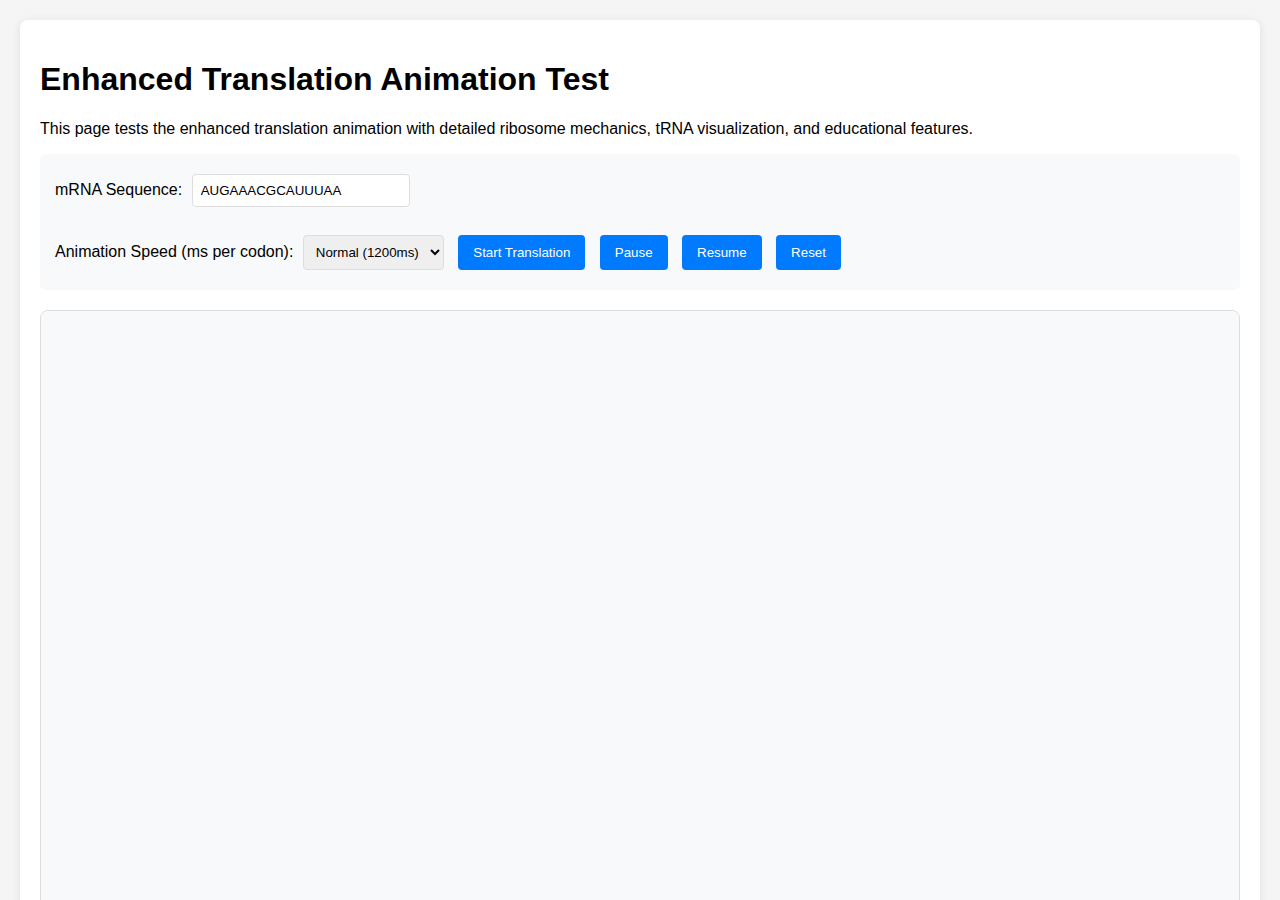
<file: index.html>
<!DOCTYPE html>
<html lang="en">
<head>
    <meta charset="UTF-8">
    <meta name="viewport" content="width=device-width, initial-scale=1.0">
    <title>Central Dogma Interactive - Redirecting...</title>
    <meta http-equiv="refresh" content="0; url=src/index.html">
    <style>
        body {
            font-family: Arial, sans-serif;
            display: flex;
            justify-content: center;
            align-items: center;
            height: 100vh;
            margin: 0;
            background-color: #f5f5f5;
        }
        .redirect-message {
            text-align: center;
            padding: 20px;
            background: white;
            border-radius: 8px;
            box-shadow: 0 2px 10px rgba(0,0,0,0.1);
        }
    </style>
</head>
<body>
    <div class="redirect-message">
        <h1>🧬 Central Dogma Interactive</h1>
        <p>Redirecting to the application...</p>
        <p>If you're not redirected automatically, <a href="src/index.html">click here</a>.</p>
    </div>
</body>
</html>
</file>
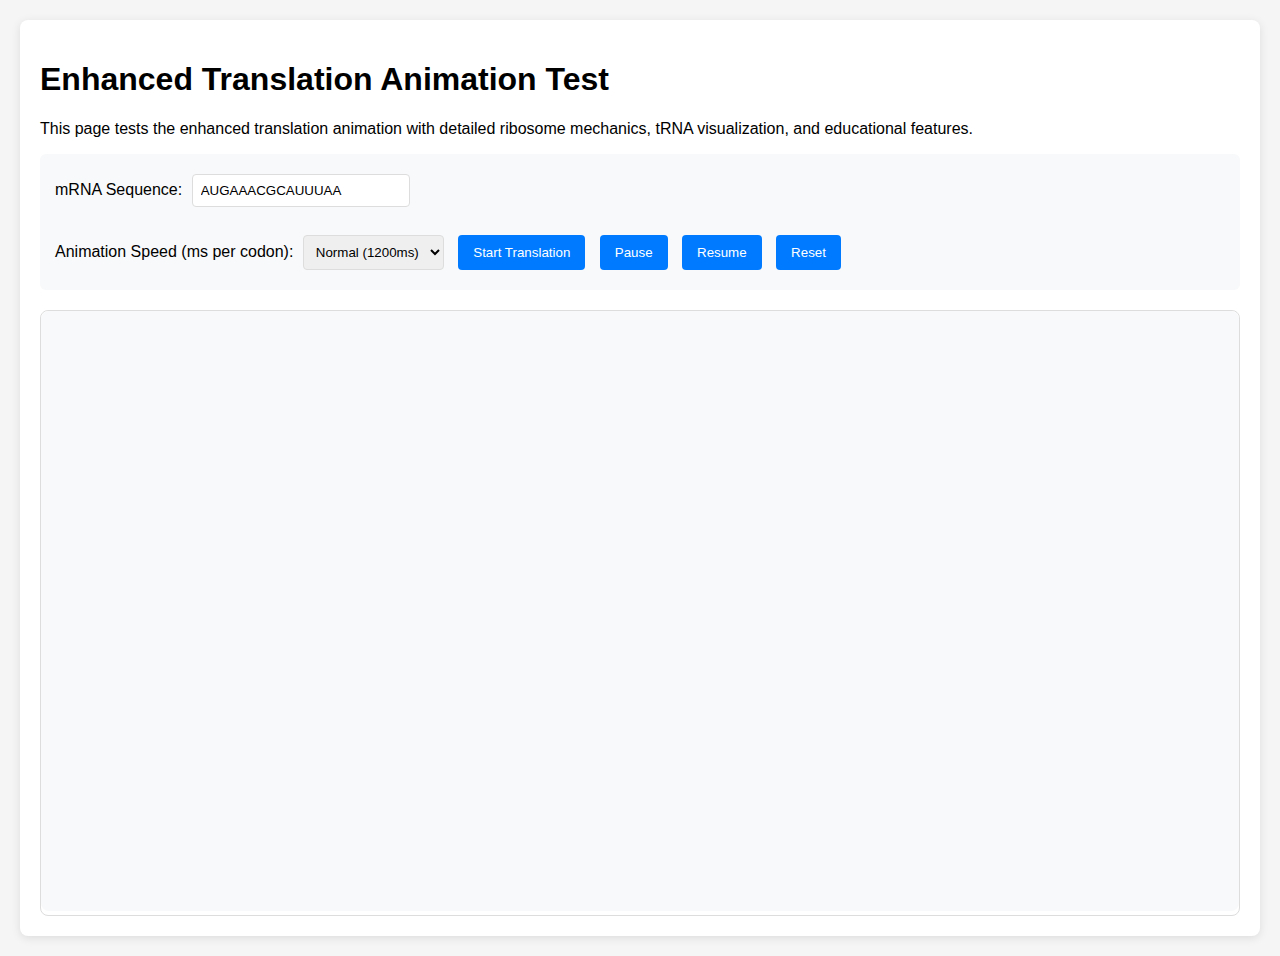
<file: src/index.html>
<!DOCTYPE html>
<html lang="en">
<head>
    <meta charset="UTF-8">
    <meta name="viewport" content="width=device-width, initial-scale=1.0">
    <title>Translation Animation Test</title>
    <style>
        body {
            font-family: Arial, sans-serif;
            margin: 20px;
            background-color: #f5f5f5;
        }
        .container {
            max-width: 1200px;
            margin: 0 auto;
            background: white;
            padding: 20px;
            border-radius: 8px;
            box-shadow: 0 2px 10px rgba(0,0,0,0.1);
        }
        .controls {
            margin-bottom: 20px;
            padding: 15px;
            background: #f8f9fa;
            border-radius: 6px;
        }
        .controls button {
            margin: 5px;
            padding: 10px 15px;
            border: none;
            border-radius: 4px;
            background: #007bff;
            color: white;
            cursor: pointer;
        }
        .controls button:hover {
            background: #0056b3;
        }
        .controls input, .controls select {
            margin: 5px;
            padding: 8px;
            border: 1px solid #ddd;
            border-radius: 4px;
        }
        #translation-canvas {
            border: 1px solid #ddd;
            border-radius: 8px;
            margin-top: 20px;
        }
        .info {
            margin-top: 15px;
            padding: 10px;
            background: #e3f2fd;
            border-radius: 4px;
        }
    </style>
</head>
<body>
    <div class="container">
        <h1>Enhanced Translation Animation Test</h1>
        <p>This page tests the enhanced translation animation with detailed ribosome mechanics, tRNA visualization, and educational features.</p>
        
        <div class="controls">
            <label>mRNA Sequence:</label>
            <input type="text" id="mrna-input" value="AUGAAACGCAUUUAA" style="width: 200px;">
            <br><br>
            
            <label>Animation Speed (ms per codon):</label>
            <select id="speed-select">
                <option value="500">Fast (500ms)</option>
                <option value="1200" selected>Normal (1200ms)</option>
                <option value="2000">Slow (2000ms)</option>
            </select>
            
            
            <button id="start-btn">Start Translation</button>
            <button id="pause-btn">Pause</button>
            <button id="resume-btn">Resume</button>
            <button id="reset-btn">Reset</button>
        </div>
        
        <div id="translation-canvas"></div>

    <!-- Include required scripts -->
    <script src="../public/js/translation.js"></script>

    <script>
        // Load genetic data
        let geneticData = {};
        let educationalData = {};
        let translationEngine;

        async function loadData() {
            try {
                // Load codon table
                const codonResponse = await fetch('../data/codon_table.json');
                geneticData = await codonResponse.json();
                
                // Load educational content
                const educationalResponse = await fetch('../data/educational_content.json');
                educationalData = await educationalResponse.json();
                
                console.log('Data loaded:', { geneticData, educationalData });
            } catch (error) {
                console.error('Error loading data:', error);
                // Fallback data - complete genetic code
                geneticData = {
                    codon_table: {
                        // Start codon
                        "AUG": "Methionine",
                        
                        // Phenylalanine
                        "UUU": "Phenylalanine", "UUC": "Phenylalanine",
                        
                        // Leucine
                        "UUA": "Leucine", "UUG": "Leucine", "CUU": "Leucine", "CUC": "Leucine", "CUA": "Leucine", "CUG": "Leucine",
                        
                        // Isoleucine
                        "AUU": "Isoleucine", "AUC": "Isoleucine", "AUA": "Isoleucine",
                        
                        // Valine
                        "GUU": "Valine", "GUC": "Valine", "GUA": "Valine", "GUG": "Valine",
                        
                        // Serine
                        "UCU": "Serine", "UCC": "Serine", "UCA": "Serine", "UCG": "Serine", "AGU": "Serine", "AGC": "Serine",
                        
                        // Proline
                        "CCU": "Proline", "CCC": "Proline", "CCA": "Proline", "CCG": "Proline",
                        
                        // Threonine
                        "ACU": "Threonine", "ACC": "Threonine", "ACA": "Threonine", "ACG": "Threonine",
                        
                        // Alanine
                        "GCU": "Alanine", "GCC": "Alanine", "GCA": "Alanine", "GCG": "Alanine",
                        
                        // Tyrosine
                        "UAU": "Tyrosine", "UAC": "Tyrosine",
                        
                        // Histidine
                        "CAU": "Histidine", "CAC": "Histidine",
                        
                        // Glutamine
                        "CAA": "Glutamine", "CAG": "Glutamine",
                        
                        // Asparagine
                        "AAU": "Asparagine", "AAC": "Asparagine",
                        
                        // Lysine
                        "AAA": "Lysine", "AAG": "Lysine",
                        
                        // Aspartic acid
                        "GAU": "Aspartic acid", "GAC": "Aspartic acid",
                        
                        // Glutamic acid
                        "GAA": "Glutamic acid", "GAG": "Glutamic acid",
                        
                        // Cysteine
                        "UGU": "Cysteine", "UGC": "Cysteine",
                        
                        // Tryptophan
                        "UGG": "Tryptophan",
                        
                        // Arginine
                        "CGU": "Arginine", "CGC": "Arginine", "CGA": "Arginine", "CGG": "Arginine", "AGA": "Arginine", "AGG": "Arginine",
                        
                        // Glycine
                        "GGU": "Glycine", "GGC": "Glycine", "GGA": "Glycine", "GGG": "Glycine",
                        
                        // Stop codons
                        "UAA": "Stop", "UAG": "Stop", "UGA": "Stop"
                    },
                    amino_acid_properties: {
                        "Methionine": { type: "nonpolar", property: "Start codon" },
                        "Phenylalanine": { type: "aromatic", property: "Large ring structure" },
                        "Leucine": { type: "nonpolar", property: "Branched chain" },
                        "Isoleucine": { type: "nonpolar", property: "Branched chain" },
                        "Valine": { type: "nonpolar", property: "Branched chain" },
                        "Serine": { type: "polar", property: "Contains hydroxyl group" },
                        "Proline": { type: "nonpolar", property: "Cyclic structure" },
                        "Threonine": { type: "polar", property: "Contains hydroxyl group" },
                        "Alanine": { type: "nonpolar", property: "Simple structure" },
                        "Tyrosine": { type: "aromatic", property: "Contains hydroxyl group" },
                        "Histidine": { type: "basic", property: "Can be charged" },
                        "Glutamine": { type: "polar", property: "Contains amide group" },
                        "Asparagine": { type: "polar", property: "Contains amide group" },
                        "Lysine": { type: "basic", property: "Positively charged" },
                        "Aspartic acid": { type: "acidic", property: "Negatively charged" },
                        "Glutamic acid": { type: "acidic", property: "Negatively charged" },
                        "Cysteine": { type: "polar", property: "Forms disulfide bonds" },
                        "Tryptophan": { type: "aromatic", property: "Largest amino acid" },
                        "Arginine": { type: "basic", property: "Positively charged" },
                        "Glycine": { type: "nonpolar", property: "Smallest amino acid" }
                    }
                };
            }
        }

        async function initialize() {
            await loadData();
            
            // Initialize translation engine
            translationEngine = new TranslationEngine('translation-canvas');
            await translationEngine.initialize(
                geneticData.codon_table || geneticData,
                geneticData.amino_acid_properties || {}
            );

            // Set up educational callback
            translationEngine.setEducationalCallback((eventType, data) => {
                console.log('Educational Event:', eventType, data);
                showEducationalFeedback(eventType, data);
            });

            // Set up event listeners
            document.getElementById('start-btn').addEventListener('click', startTranslation);
            document.getElementById('pause-btn').addEventListener('click', () => translationEngine.pause());
            document.getElementById('resume-btn').addEventListener('click', () => translationEngine.resume());
            document.getElementById('reset-btn').addEventListener('click', () => translationEngine.reset());

            document.getElementById('speed-select').addEventListener('change', (e) => {
                translationEngine.setSpeed(parseInt(e.target.value));
            });

            console.log('Translation animation test initialized!');
        }

        function startTranslation() {
            const mrnaSequence = document.getElementById('mrna-input').value.toUpperCase();
            const stepMode = false; // Always use continuous mode

            if (!mrnaSequence) {
                alert('Please enter an mRNA sequence');
                return;
            }

            console.log('Starting translation:', { mrnaSequence, stepMode });
            translationEngine.startTranslation(mrnaSequence, stepMode);
        }

        function showEducationalFeedback(eventType, data) {
            const feedbackDiv = document.createElement('div');
            feedbackDiv.style.cssText = `
                position: fixed;
                bottom: 20px;
                right: 20px;
                background: #28a745;
                color: white;
                padding: 12px;
                border-radius: 6px;
                max-width: 300px;
                z-index: 1002;
                animation: slideInRight 0.3s ease;
            `;
            
            let message = '';
            switch(eventType) {
                case 'translation:started':
                    message = `Translation started at position ${data.startPosition}`;
                    break;
                case 'codon:translated':
                    message = `Codon ${data.codon} → ${data.aminoAcid} (${data.proteinLength} AA total)`;
                    break;
                case 'stop:encountered':
                    message = `Stop codon ${data.stopCodon} - Final protein: ${data.proteinLength} amino acids`;
                    break;
                case 'translation:complete':
                    message = `Translation complete! Protein: ${data.sequence}`;
                    break;
                default:
                    message = `Event: ${eventType}`;
            }
            
            feedbackDiv.textContent = message;
            document.body.appendChild(feedbackDiv);

            setTimeout(() => {
                if (feedbackDiv.parentNode) {
                    feedbackDiv.parentNode.removeChild(feedbackDiv);
                }
            }, 4000);
        }


        // Add some CSS animations
        const testStyles = document.createElement('style');
        testStyles.textContent = `
            @keyframes slideInRight {
                from {
                    transform: translateX(100%);
                    opacity: 0;
                }
                to {
                    transform: translateX(0);
                    opacity: 1;
                }
            }
        `;
        document.head.appendChild(testStyles);

        // Initialize when page loads
        document.addEventListener('DOMContentLoaded', initialize);
    </script>
</body>
</html>
</file>
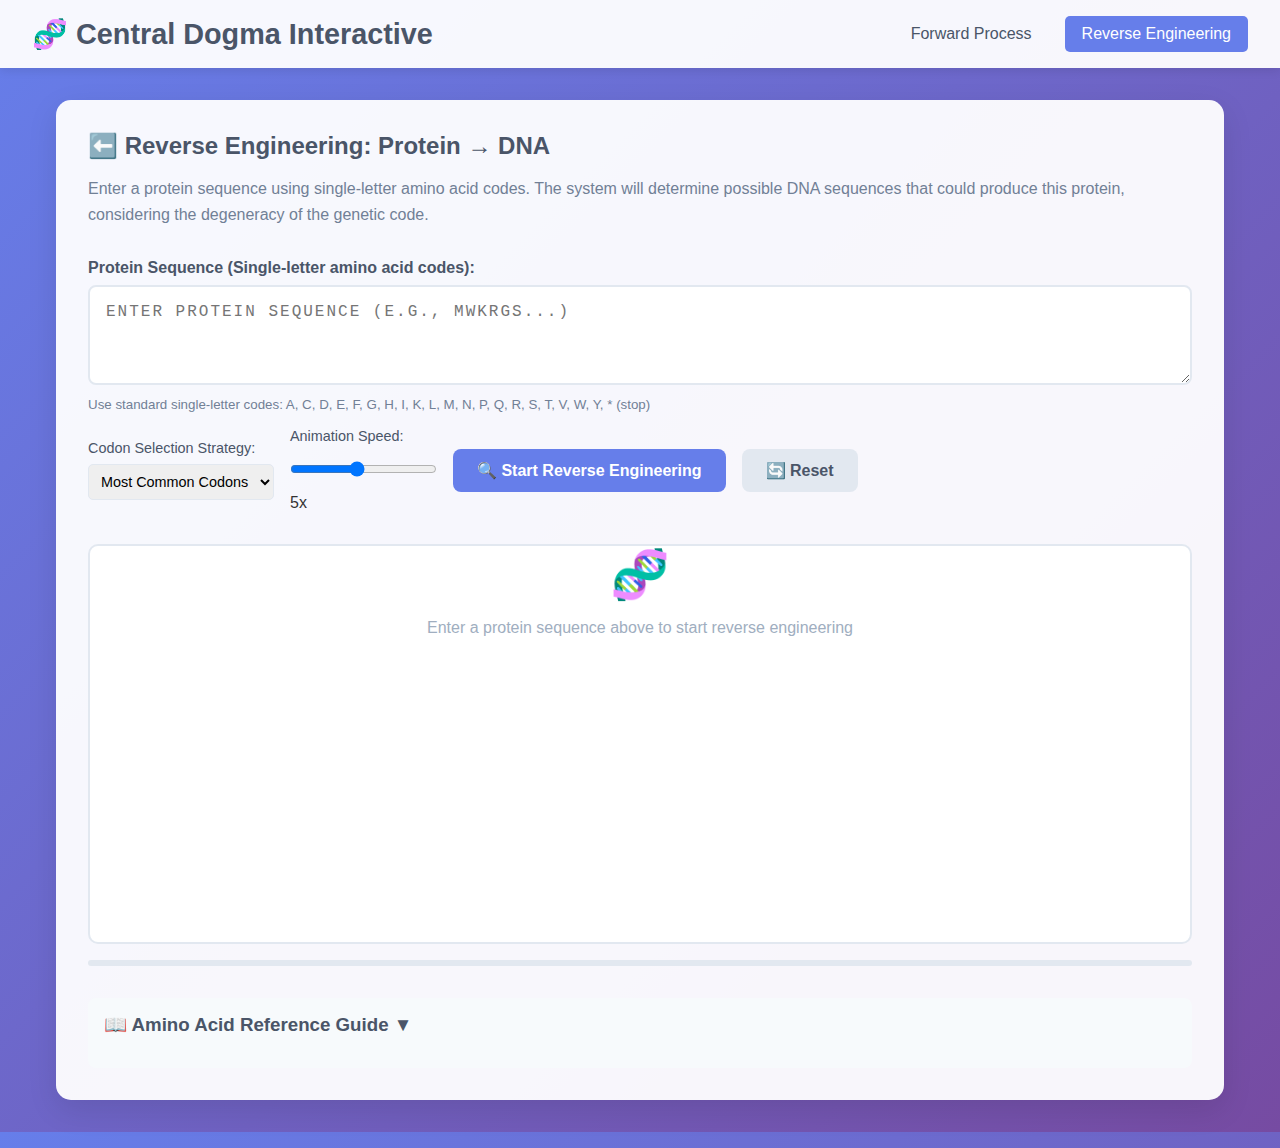
<file: src/reverse.html>
<!DOCTYPE html>
<html lang="en">
<head>
    <meta charset="UTF-8">
    <meta name="viewport" content="width=device-width, initial-scale=1.0">
    <title>Central Dogma Interactive - Reverse Engineering</title>
    <link rel="icon" href="data:image/svg+xml,<svg xmlns=%22http://www.w3.org/2000/svg%22 viewBox=%220 0 100 100%22><text y=%22.9em%22 font-size=%2290%22>🧬</text></svg>">
    <meta name="description" content="Reverse engineering tool to determine DNA sequences from protein sequences">
    <meta name="keywords" content="molecular biology, reverse translation, protein, DNA, genetics, codon optimization">
    <style>
        * {
            margin: 0;
            padding: 0;
            box-sizing: border-box;
        }

        body {
            font-family: 'Arial', sans-serif;
            background: linear-gradient(135deg, #667eea 0%, #764ba2 100%);
            min-height: 100vh;
            color: #333;
        }

        .header {
            background: rgba(255, 255, 255, 0.95);
            padding: 1rem 2rem;
            box-shadow: 0 2px 10px rgba(0, 0, 0, 0.1);
            display: flex;
            justify-content: space-between;
            align-items: center;
        }

        .header h1 {
            color: #4a5568;
            font-size: 1.8rem;
        }

        .nav-links {
            display: flex;
            gap: 1rem;
        }

        .nav-links a {
            color: #4a5568;
            text-decoration: none;
            padding: 0.5rem 1rem;
            border-radius: 5px;
            transition: all 0.3s ease;
            border: 1px solid transparent;
        }

        .nav-links a:hover {
            background: #e2e8f0;
            border-color: #cbd5e0;
        }

        .nav-links a.active {
            background: #667eea;
            color: white;
        }

        .container {
            max-width: 1200px;
            margin: 2rem auto;
            padding: 0 1rem;
        }

        .main-panel {
            background: rgba(255, 255, 255, 0.95);
            border-radius: 15px;
            padding: 2rem;
            box-shadow: 0 10px 30px rgba(0, 0, 0, 0.1);
        }

        .section-title {
            color: #4a5568;
            font-size: 1.5rem;
            margin-bottom: 1rem;
            display: flex;
            align-items: center;
            gap: 0.5rem;
        }

        .input-section {
            margin-bottom: 2rem;
        }

        .input-group {
            margin-bottom: 1rem;
        }

        .input-group label {
            display: block;
            margin-bottom: 0.5rem;
            font-weight: 600;
            color: #4a5568;
        }

        .protein-input {
            width: 100%;
            padding: 1rem;
            border: 2px solid #e2e8f0;
            border-radius: 8px;
            font-size: 1rem;
            font-family: 'Courier New', monospace;
            letter-spacing: 2px;
            text-transform: uppercase;
            transition: border-color 0.3s ease;
            min-height: 100px;
            resize: vertical;
        }

        .protein-input:focus {
            outline: none;
            border-color: #667eea;
        }

        .controls {
            display: flex;
            gap: 1rem;
            flex-wrap: wrap;
            align-items: center;
        }

        .control-group {
            display: flex;
            flex-direction: column;
            gap: 0.5rem;
        }

        .control-group label {
            font-size: 0.9rem;
            color: #4a5568;
            font-weight: 500;
        }

        select, input[type="range"] {
            padding: 0.5rem;
            border: 1px solid #e2e8f0;
            border-radius: 5px;
            font-size: 0.9rem;
        }

        .btn {
            padding: 0.75rem 1.5rem;
            border: none;
            border-radius: 8px;
            font-size: 1rem;
            font-weight: 600;
            cursor: pointer;
            transition: all 0.3s ease;
            text-decoration: none;
            display: inline-block;
            text-align: center;
        }

        .btn-primary {
            background: #667eea;
            color: white;
        }

        .btn-primary:hover {
            background: #5a67d8;
            transform: translateY(-2px);
        }

        .btn-secondary {
            background: #e2e8f0;
            color: #4a5568;
        }

        .btn-secondary:hover {
            background: #cbd5e0;
        }

        .visualization-container {
            margin-top: 2rem;
            border: 2px solid #e2e8f0;
            border-radius: 10px;
            background: white;
            min-height: 400px;
            position: relative;
            overflow: hidden;
        }

        .info-panel {
            background: #f7fafc;
            border-radius: 8px;
            padding: 1rem;
            margin-top: 1rem;
        }

        .info-panel h3 {
            color: #4a5568;
            margin-bottom: 0.5rem;
        }

        .sequence-display {
            font-family: 'Courier New', monospace;
            background: white;
            padding: 1rem;
            border-radius: 5px;
            margin: 0.5rem 0;
            border: 1px solid #e2e8f0;
            word-break: break-all;
            line-height: 1.5;
        }

        .tooltip {
            position: absolute;
            background: rgba(0, 0, 0, 0.8);
            color: white;
            padding: 0.5rem;
            border-radius: 5px;
            font-size: 0.8rem;
            pointer-events: none;
            z-index: 1000;
            opacity: 0;
            transition: opacity 0.3s ease;
        }

        .progress-bar {
            width: 100%;
            height: 6px;
            background: #e2e8f0;
            border-radius: 3px;
            margin: 1rem 0;
            overflow: hidden;
        }

        .progress-fill {
            height: 100%;
            background: linear-gradient(90deg, #667eea, #764ba2);
            width: 0%;
            transition: width 0.3s ease;
        }

        .error-message {
            background: #fed7d7;
            color: #c53030;
            padding: 1rem;
            border-radius: 8px;
            margin: 1rem 0;
            border-left: 4px solid #e53e3e;
        }

        .success-message {
            background: #c6f6d5;
            color: #2d7738;
            padding: 1rem;
            border-radius: 8px;
            margin: 1rem 0;
            border-left: 4px solid #38a169;
        }

        @media (max-width: 768px) {
            .header {
                flex-direction: column;
                gap: 1rem;
            }

            .controls {
                flex-direction: column;
                align-items: stretch;
            }

            .control-group {
                flex-direction: row;
                justify-content: space-between;
                align-items: center;
            }
        }
    </style>
</head>
<body>
    <header class="header">
        <h1>🧬 Central Dogma Interactive</h1>
        <nav class="nav-links">
            <a href="index.html">Forward Process</a>
            <a href="reverse.html" class="active">Reverse Engineering</a>
        </nav>
    </header>

    <div class="container">
        <div class="main-panel">
            <h2 class="section-title">
                ⬅️ Reverse Engineering: Protein → DNA
            </h2>
            <p style="margin-bottom: 2rem; color: #718096; line-height: 1.6;">
                Enter a protein sequence using single-letter amino acid codes. The system will determine possible DNA sequences that could produce this protein, considering the degeneracy of the genetic code.
            </p>

            <div class="input-section">
                <div class="input-group">
                    <label for="proteinSequence">
                        Protein Sequence (Single-letter amino acid codes):
                    </label>
                    <textarea 
                        id="proteinSequence" 
                        class="protein-input"
                        placeholder="Enter protein sequence (e.g., MWKRGS...)"
                        rows="3"
                    ></textarea>
                    <small style="color: #718096; margin-top: 0.5rem; display: block;">
                        Use standard single-letter codes: A, C, D, E, F, G, H, I, K, L, M, N, P, Q, R, S, T, V, W, Y, * (stop)
                    </small>
                </div>

                <div class="controls">
                    <div class="control-group">
                        <label for="codonStrategy">Codon Selection Strategy:</label>
                        <select id="codonStrategy">
                            <option value="most_common">Most Common Codons</option>
                            <option value="gc_rich">GC-Rich Codons</option>
                            <option value="gc_poor">GC-Poor Codons</option>
                            <option value="balanced">Balanced Selection</option>
                            <option value="random">Random Selection</option>
                        </select>
                    </div>

                    <div class="control-group">
                        <label for="animationSpeed">Animation Speed:</label>
                        <input type="range" id="animationSpeed" min="1" max="10" value="5">
                        <span id="speedDisplay">5x</span>
                    </div>

                    <button id="reverseBtn" class="btn btn-primary">
                        🔍 Start Reverse Engineering
                    </button>

                    <button id="resetBtn" class="btn btn-secondary">
                        🔄 Reset
                    </button>
                </div>
            </div>

            <div class="visualization-container" id="visualization">
                <div style="display: flex; align-items: center; justify-content: center; height: 100%; color: #a0aec0;">
                    <div style="text-align: center;">
                        <div style="font-size: 3rem; margin-bottom: 1rem;">🧬</div>
                        <p>Enter a protein sequence above to start reverse engineering</p>
                    </div>
                </div>
            </div>

            <div class="progress-bar">
                <div class="progress-fill" id="progressFill"></div>
            </div>

            <div class="info-panel" id="infoPanel" style="display: none;">
                <h3>Results:</h3>
                <div id="resultsMRNA">
                    <strong>Resulting mRNA Sequence:</strong>
                    <div class="sequence-display" id="mrnaSequence"></div>
                </div>
                <div id="resultsDNA">
                    <strong>Corresponding DNA Sequence (Template Strand):</strong>
                    <div class="sequence-display" id="dnaSequence"></div>
                </div>
                <div id="resultsInfo">
                    <strong>Process Information:</strong>
                    <div id="processInfo"></div>
                </div>
            </div>
            
            <!-- Amino Acid Reference -->
            <div class="amino-acid-reference" style="margin-top: 2rem; padding: 1rem; background: #f7fafc; border-radius: 8px;">
                <h3 style="margin-bottom: 1rem; color: #4a5568; cursor: pointer;" onclick="toggleReference()">
                    📖 Amino Acid Reference Guide <span id="toggleArrow">▼</span>
                </h3>
                <div id="referenceContent" style="display: none;">
                    <div style="display: grid; grid-template-columns: repeat(auto-fit, minmax(200px, 1fr)); gap: 1rem; font-size: 0.9rem;">
                        <div>
                            <strong>Nonpolar/Hydrophobic:</strong><br>
                            A (Ala), G (Gly), I (Ile), L (Leu),<br>
                            M (Met), F (Phe), P (Pro), V (Val), W (Trp)
                        </div>
                        <div>
                            <strong>Polar/Hydrophilic:</strong><br>
                            C (Cys), N (Asn), Q (Gln), S (Ser),<br>
                            T (Thr), Y (Tyr)
                        </div>
                        <div>
                            <strong>Positively Charged:</strong><br>
                            H (His), K (Lys), R (Arg)
                        </div>
                        <div>
                            <strong>Negatively Charged:</strong><br>
                            D (Asp), E (Glu)
                        </div>
                    </div>
                    <div style="margin-top: 1rem; padding-top: 1rem; border-top: 1px solid #e2e8f0;">
                        <strong>Special:</strong> * (Stop codon - terminates protein synthesis)<br>
                        <strong>Note:</strong> Most proteins start with M (Methionine) which corresponds to the AUG start codon.
                        <br><br>
                        <div style="background: #e6fffa; padding: 0.75rem; border-radius: 4px; border-left: 3px solid #38b2ac;">
                            <strong>🎯 Educational Insight:</strong> The same protein can come from different DNA sequences! This is called <strong>codon degeneracy</strong>. 
                            For example, both <code>AAA</code> and <code>AAG</code> code for Lysine (K), but the reverse tool might choose the "most common" one (<code>AAG</code>) 
                            even if your original DNA used <code>AAA</code>. This is completely normal in biology!
                        </div>
                    </div>
                </div>
            </div>
        </div>
    </div>

    <div class="tooltip" id="tooltip"></div>

    <script src="../public/js/reverse-translation.js"></script>
    <script>
        // Initialize the reverse translation system
        document.addEventListener('DOMContentLoaded', function() {
            console.log('Reverse translation page loaded');
            
            // Speed control
            const speedSlider = document.getElementById('animationSpeed');
            const speedDisplay = document.getElementById('speedDisplay');
            
            speedSlider.addEventListener('input', function() {
                speedDisplay.textContent = speedSlider.value + 'x';
            });

            // Initialize the reverse translation engine
            if (window.ReverseTranslationEngine) {
                window.reverseEngine = new ReverseTranslationEngine();
                window.reverseEngine.initialize();
            }
        });
        
        // Toggle amino acid reference
        function toggleReference() {
            const content = document.getElementById('referenceContent');
            const arrow = document.getElementById('toggleArrow');
            
            if (content.style.display === 'none') {
                content.style.display = 'block';
                arrow.textContent = '▲';
            } else {
                content.style.display = 'none';
                arrow.textContent = '▼';
            }
        }
    </script>
</body>
</html>
</file>
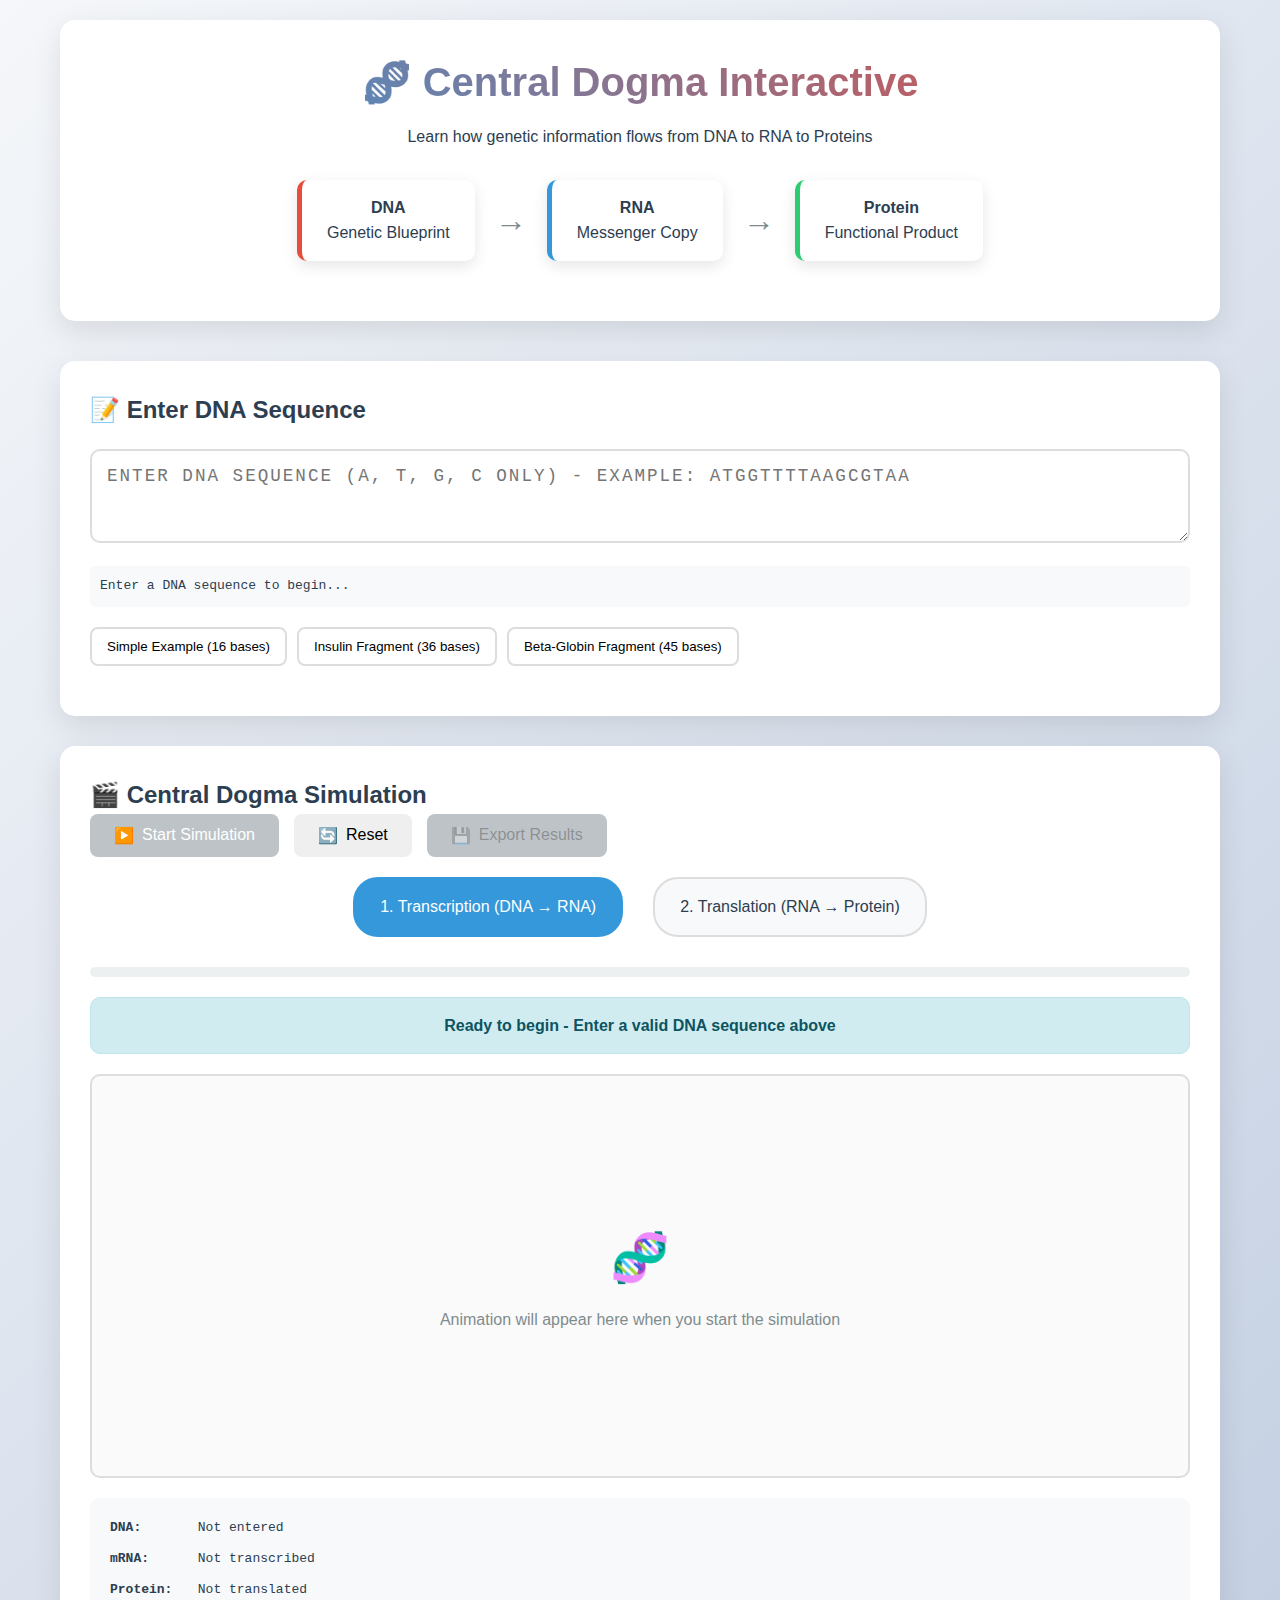
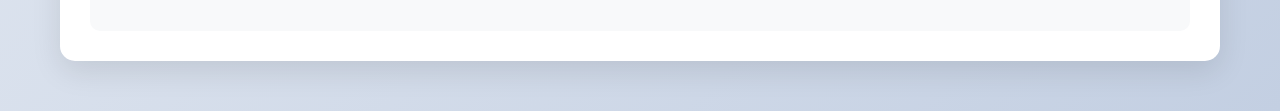
<file: src/simple_interactive.html>
<!DOCTYPE html>
<html lang="en">
<head>
    <meta charset="UTF-8">
    <meta name="viewport" content="width=device-width, initial-scale=1.0">
    <title>Central Dogma Interactive | DNA → RNA → Protein</title>
    <style>
        /* Basic styling */
        * {
            box-sizing: border-box;
            margin: 0;
            padding: 0;
        }
        
        body {
            font-family: 'Segoe UI', Tahoma, Geneva, Verdana, sans-serif;
            line-height: 1.6;
            color: #2c3e50;
            background: linear-gradient(135deg, #f5f7fa 0%, #c3cfe2 100%);
            min-height: 100vh;
        }
        
        .container {
            max-width: 1200px;
            margin: 0 auto;
            padding: 20px;
        }
        
        .header {
            text-align: center;
            margin-bottom: 40px;
            padding: 30px;
            background: white;
            border-radius: 15px;
            box-shadow: 0 10px 30px rgba(0,0,0,0.1);
        }
        
        .header h1 {
            font-size: 2.5rem;
            margin-bottom: 10px;
            background: linear-gradient(45deg, #3498db, #e74c3c);
            -webkit-background-clip: text;
            -webkit-text-fill-color: transparent;
            background-clip: text;
        }
        
        .process-flow {
            display: flex;
            justify-content: center;
            align-items: center;
            margin: 30px 0;
            gap: 20px;
            flex-wrap: wrap;
        }
        
        .process-step {
            padding: 15px 25px;
            background: white;
            border-radius: 10px;
            box-shadow: 0 5px 15px rgba(0,0,0,0.1);
            transition: transform 0.3s ease;
        }
        
        .process-step:hover {
            transform: translateY(-5px);
        }
        
        .process-step.dna { border-left: 5px solid #e74c3c; }
        .process-step.rna { border-left: 5px solid #3498db; }
        .process-step.protein { border-left: 5px solid #2ecc71; }
        
        .arrow {
            font-size: 2rem;
            color: #7f8c8d;
        }
        
        .input-section {
            background: white;
            padding: 30px;
            border-radius: 15px;
            box-shadow: 0 10px 30px rgba(0,0,0,0.1);
            margin-bottom: 30px;
        }
        
        .input-section h2 {
            margin-bottom: 20px;
            color: #2c3e50;
        }
        
        .dna-input {
            width: 100%;
            padding: 15px;
            border: 2px solid #ddd;
            border-radius: 10px;
            font-size: 1.1rem;
            font-family: monospace;
            letter-spacing: 2px;
            text-transform: uppercase;
            transition: border-color 0.3s ease;
            margin-bottom: 15px;
        }
        
        .dna-input:focus {
            border-color: #3498db;
            outline: none;
        }
        
        .dna-input.valid {
            border-color: #27ae60;
            background-color: #f8fff8;
        }
        
        .dna-input.invalid {
            border-color: #e74c3c;
            background-color: #fff8f8;
        }
        
        .preset-buttons {
            display: flex;
            gap: 10px;
            flex-wrap: wrap;
            margin-bottom: 20px;
        }
        
        .preset-btn {
            padding: 10px 15px;
            border: 2px solid #ddd;
            background: white;
            border-radius: 8px;
            cursor: pointer;
            transition: all 0.3s ease;
        }
        
        .preset-btn:hover {
            border-color: #3498db;
            background: #f8f9fa;
        }
        
        .sequence-info {
            padding: 10px;
            background: #f8f9fa;
            border-radius: 5px;
            font-family: monospace;
            margin-bottom: 20px;
        }
        
        .controls {
            display: flex;
            gap: 15px;
            align-items: center;
            flex-wrap: wrap;
            margin-bottom: 20px;
        }
        
        .btn {
            padding: 12px 24px;
            border: none;
            border-radius: 8px;
            font-size: 1rem;
            cursor: pointer;
            transition: all 0.3s ease;
            display: inline-flex;
            align-items: center;
            gap: 8px;
        }
        
        .btn:hover {
            transform: translateY(-2px);
            box-shadow: 0 5px 15px rgba(0,0,0,0.2);
        }
        
        .btn.primary {
            background: #3498db;
            color: white;
        }
        
        .btn.success {
            background: #27ae60;
            color: white;
        }
        
        .btn:disabled {
            background: #bdc3c7;
            cursor: not-allowed;
            transform: none;
        }
        
        .simulation-area {
            background: white;
            padding: 30px;
            border-radius: 15px;
            box-shadow: 0 10px 30px rgba(0,0,0,0.1);
            margin-bottom: 30px;
        }
        
        .phase-indicator {
            display: flex;
            justify-content: center;
            gap: 30px;
            margin-bottom: 30px;
        }
        
        .phase {
            padding: 15px 25px;
            border-radius: 25px;
            background: #f8f9fa;
            border: 2px solid #ddd;
            transition: all 0.3s ease;
        }
        
        .phase.active {
            background: #3498db;
            color: white;
            border-color: #3498db;
        }
        
        .progress-bar {
            width: 100%;
            height: 10px;
            background: #ecf0f1;
            border-radius: 5px;
            overflow: hidden;
            margin: 20px 0;
        }
        
        .progress-fill {
            height: 100%;
            background: linear-gradient(90deg, #3498db, #2ecc71);
            width: 0%;
            transition: width 0.5s ease;
        }
        
        .canvas-container {
            border: 2px solid #ddd;
            border-radius: 10px;
            min-height: 400px;
            background: #fafafa;
            position: relative;
            overflow: hidden;
        }
        
        .sequence-displays {
            background: #f8f9fa;
            padding: 20px;
            border-radius: 10px;
            margin-top: 20px;
        }
        
        .sequence-item {
            margin-bottom: 10px;
            font-family: monospace;
        }
        
        .sequence-label {
            font-weight: bold;
            display: inline-block;
            width: 80px;
        }
        
        .status {
            padding: 15px;
            border-radius: 10px;
            margin: 20px 0;
            text-align: center;
            font-weight: bold;
        }
        
        .status.info {
            background: #d1ecf1;
            color: #0c5460;
            border: 1px solid #bee5eb;
        }
        
        .status.success {
            background: #d4edda;
            color: #155724;
            border: 1px solid #c3e6cb;
        }
        
        .status.error {
            background: #f8d7da;
            color: #721c24;
            border: 1px solid #f5c6cb;
        }
        
        @media (max-width: 768px) {
            .process-flow {
                flex-direction: column;
            }
            
            .arrow {
                transform: rotate(90deg);
            }
            
            .controls {
                justify-content: center;
            }
            
            .phase-indicator {
                flex-direction: column;
                align-items: center;
            }
        }
    </style>
</head>
<body>
    <div class="container">
        <!-- Header -->
        <div class="header">
            <h1>🧬 Central Dogma Interactive</h1>
            <p>Learn how genetic information flows from DNA to RNA to Proteins</p>
            
            <div class="process-flow">
                <div class="process-step dna">
                    <strong>DNA</strong><br>
                    Genetic Blueprint
                </div>
                <div class="arrow">→</div>
                <div class="process-step rna">
                    <strong>RNA</strong><br>
                    Messenger Copy
                </div>
                <div class="arrow">→</div>
                <div class="process-step protein">
                    <strong>Protein</strong><br>
                    Functional Product
                </div>
            </div>
        </div>
        
        <!-- Input Section -->
        <div class="input-section">
            <h2>📝 Enter DNA Sequence</h2>
            <textarea 
                id="dna-input" 
                class="dna-input" 
                placeholder="Enter DNA sequence (A, T, G, C only) - Example: ATGGTTTTAAGCGTAA"
                rows="3"
            ></textarea>
            
            <div class="sequence-info" id="sequence-info">
                Enter a DNA sequence to begin...
            </div>
            
            <div class="preset-buttons">
                <button class="preset-btn" data-sequence="ATGGTTTTAAGCGTAA">
                    Simple Example (16 bases)
                </button>
                <button class="preset-btn" data-sequence="ATGAAAGAACGCATCGCCAAGAACTTCAAGGAGTAA">
                    Insulin Fragment (36 bases)
                </button>
                <button class="preset-btn" data-sequence="ATGGCAGACCTTTCGCTGAAGCTTGACAAGGAACCCGGCGAGTAA">
                    Beta-Globin Fragment (45 bases)
                </button>
            </div>
        </div>
        
        <!-- Simulation Area -->
        <div class="simulation-area">
            <h2>🎬 Central Dogma Simulation</h2>
            
            <div class="controls">
                <button id="start-btn" class="btn primary" disabled>
                    <span>▶️</span> Start Simulation
                </button>
                <button id="reset-btn" class="btn" onclick="resetSimulation()">
                    <span>🔄</span> Reset
                </button>
                <button id="export-btn" class="btn" onclick="exportResults()" disabled>
                    <span>💾</span> Export Results
                </button>
            </div>
            
            <div class="phase-indicator">
                <div class="phase active" id="transcription-phase">
                    1. Transcription (DNA → RNA)
                </div>
                <div class="phase" id="translation-phase">
                    2. Translation (RNA → Protein)
                </div>
            </div>
            
            <div class="progress-bar">
                <div class="progress-fill" id="progress-fill"></div>
            </div>
            
            <div id="status" class="status info">
                Ready to begin - Enter a valid DNA sequence above
            </div>
            
            <div class="canvas-container" id="animation-canvas">
                <div style="display: flex; align-items: center; justify-content: center; height: 400px; color: #7f8c8d;">
                    <div style="text-align: center;">
                        <div style="font-size: 3rem; margin-bottom: 10px;">🧬</div>
                        <p>Animation will appear here when you start the simulation</p>
                    </div>
                </div>
            </div>
            
            <div class="sequence-displays">
                <div class="sequence-item">
                    <span class="sequence-label">DNA:</span>
                    <code id="dna-display">Not entered</code>
                </div>
                <div class="sequence-item">
                    <span class="sequence-label">mRNA:</span>
                    <code id="rna-display">Not transcribed</code>
                </div>
                <div class="sequence-item">
                    <span class="sequence-label">Protein:</span>
                    <code id="protein-display">Not translated</code>
                </div>
            </div>
        </div>
    </div>
    
    <script>
        // Simple genetic code table
        const CODON_TABLE = {
            'UUU': 'Phe', 'UUC': 'Phe', 'UUA': 'Leu', 'UUG': 'Leu',
            'UCU': 'Ser', 'UCC': 'Ser', 'UCA': 'Ser', 'UCG': 'Ser',
            'UAU': 'Tyr', 'UAC': 'Tyr', 'UAA': 'Stop', 'UAG': 'Stop',
            'UGU': 'Cys', 'UGC': 'Cys', 'UGA': 'Stop', 'UGG': 'Trp',
            'CUU': 'Leu', 'CUC': 'Leu', 'CUA': 'Leu', 'CUG': 'Leu',
            'CCU': 'Pro', 'CCC': 'Pro', 'CCA': 'Pro', 'CCG': 'Pro',
            'CAU': 'His', 'CAC': 'His', 'CAA': 'Gln', 'CAG': 'Gln',
            'CGU': 'Arg', 'CGC': 'Arg', 'CGA': 'Arg', 'CGG': 'Arg',
            'AUU': 'Ile', 'AUC': 'Ile', 'AUA': 'Ile', 'AUG': 'Met',
            'ACU': 'Thr', 'ACC': 'Thr', 'ACA': 'Thr', 'ACG': 'Thr',
            'AAU': 'Asn', 'AAC': 'Asn', 'AAA': 'Lys', 'AAG': 'Lys',
            'AGU': 'Ser', 'AGC': 'Ser', 'AGA': 'Arg', 'AGG': 'Arg',
            'GUU': 'Val', 'GUC': 'Val', 'GUA': 'Val', 'GUG': 'Val',
            'GCU': 'Ala', 'GCC': 'Ala', 'GCA': 'Ala', 'GCG': 'Ala',
            'GAU': 'Asp', 'GAC': 'Asp', 'GAA': 'Glu', 'GAG': 'Glu',
            'GGU': 'Gly', 'GGC': 'Gly', 'GGA': 'Gly', 'GGG': 'Gly'
        };
        
        // Application state
        let currentSequences = {
            dna: '',
            rna: '',
            protein: []
        };
        
        let simulationRunning = false;
        
        // Initialize the application
        document.addEventListener('DOMContentLoaded', function() {
            const dnaInput = document.getElementById('dna-input');
            const startBtn = document.getElementById('start-btn');
            
            // Input validation
            dnaInput.addEventListener('input', function(e) {
                let value = e.target.value.toUpperCase();
                // Remove invalid characters
                value = value.replace(/[^ATGC]/g, '');
                e.target.value = value;
                
                validateSequence(value);
            });
            
            // Preset buttons
            document.querySelectorAll('.preset-btn').forEach(btn => {
                btn.addEventListener('click', function() {
                    const sequence = this.dataset.sequence;
                    dnaInput.value = sequence;
                    validateSequence(sequence);
                });
            });
            
            // Start button
            startBtn.addEventListener('click', startSimulation);
        });
        
        function validateSequence(sequence) {
            const info = document.getElementById('sequence-info');
            const input = document.getElementById('dna-input');
            const startBtn = document.getElementById('start-btn');
            
            if (!sequence) {
                info.textContent = 'Enter a DNA sequence to begin...';
                input.className = 'dna-input';
                startBtn.disabled = true;
                return;
            }
            
            const length = sequence.length;
            const hasStartCodon = sequence.includes('ATG');
            const isDivisibleBy3 = length % 3 === 0;
            const isValidLength = length >= 6;
            
            let infoText = `Length: ${length} bases`;
            
            if (!isDivisibleBy3) {
                infoText += ' ⚠️ Length must be divisible by 3';
            }
            
            if (!hasStartCodon) {
                infoText += ' ⚠️ No start codon (ATG) found';
            }
            
            if (!isValidLength) {
                infoText += ' ⚠️ Minimum length is 6 bases';
            }
            
            const isValid = hasStartCodon && isDivisibleBy3 && isValidLength;
            
            if (isValid) {
                infoText += ` | ${length / 3} codons | ✅ Valid sequence`;
                input.className = 'dna-input valid';
                startBtn.disabled = false;
            } else {
                input.className = 'dna-input invalid';
                startBtn.disabled = true;
            }
            
            info.textContent = infoText;
        }
        
        function startSimulation() {
            if (simulationRunning) return;
            
            const dnaSequence = document.getElementById('dna-input').value;
            if (!dnaSequence) return;
            
            simulationRunning = true;
            currentSequences.dna = dnaSequence;
            
            updateStatus('Starting transcription: DNA → RNA', 'info');
            updateSequenceDisplay('dna', dnaSequence);
            
            // Disable start button
            document.getElementById('start-btn').disabled = true;
            
            // Start transcription
            setTimeout(() => runTranscription(), 1000);
        }
        
        function runTranscription() {
            updateStatus('Transcription in progress...', 'info');
            updateProgress(25);
            
            // Convert DNA to RNA (T → U)
            const rnaSequence = currentSequences.dna.replace(/T/g, 'U');
            currentSequences.rna = rnaSequence;
            
            // Animate transcription
            animateTranscription(() => {
                updateSequenceDisplay('rna', rnaSequence);
                updateStatus('Transcription complete! Starting translation...', 'success');
                updateProgress(50);
                
                // Activate translation phase
                document.getElementById('transcription-phase').classList.remove('active');
                document.getElementById('translation-phase').classList.add('active');
                
                setTimeout(() => runTranslation(), 1500);
            });
        }
        
        function runTranslation() {
            updateStatus('Translation in progress: RNA → Protein', 'info');
            updateProgress(75);
            
            // Translate RNA to protein
            const protein = translateRNA(currentSequences.rna);
            currentSequences.protein = protein;
            
            // Animate translation
            animateTranslation(() => {
                updateSequenceDisplay('protein', protein.join('-'));
                updateStatus('Translation complete! Protein synthesis finished.', 'success');
                updateProgress(100);
                
                // Enable export
                document.getElementById('export-btn').disabled = false;
                
                simulationRunning = false;
            });
        }
        
        function translateRNA(rnaSequence) {
            const protein = [];
            
            // Find start codon
            const startIndex = rnaSequence.indexOf('AUG');
            if (startIndex === -1) return protein;
            
            // Translate from start codon
            for (let i = startIndex; i < rnaSequence.length - 2; i += 3) {
                const codon = rnaSequence.substring(i, i + 3);
                const aminoAcid = CODON_TABLE[codon];
                
                if (aminoAcid === 'Stop') {
                    break;
                }
                
                if (aminoAcid) {
                    protein.push(aminoAcid);
                }
            }
            
            return protein;
        }
        
        function animateTranscription(callback) {
            const canvas = document.getElementById('animation-canvas');
            canvas.innerHTML = `
                <div style="padding: 40px; text-align: center;">
                    <div style="font-size: 2rem; margin-bottom: 20px;">🧬 → 🧬</div>
                    <h3>Transcription: DNA → mRNA</h3>
                    <p style="margin: 20px 0;">RNA polymerase reads the DNA template strand and synthesizes complementary mRNA</p>
                    <div style="font-family: monospace; font-size: 1.2rem; margin: 20px 0;">
                        <div>DNA: ${currentSequences.dna}</div>
                        <div style="color: #3498db; margin-top: 10px;">mRNA: ${currentSequences.dna.replace(/T/g, 'U')}</div>
                    </div>
                    <div style="margin-top: 30px;">
                        <div class="progress-bar" style="width: 300px; margin: 0 auto;">
                            <div class="progress-fill" style="width: 100%; animation: fill 3s ease-in-out;"></div>
                        </div>
                    </div>
                </div>
                <style>
                    @keyframes fill {
                        0% { width: 0%; }
                        100% { width: 100%; }
                    }
                </style>
            `;
            
            setTimeout(callback, 3500);
        }
        
        function animateTranslation(callback) {
            const canvas = document.getElementById('animation-canvas');
            canvas.innerHTML = `
                <div style="padding: 40px; text-align: center;">
                    <div style="font-size: 2rem; margin-bottom: 20px;">🧬 → ⚙️ → 🔗</div>
                    <h3>Translation: mRNA → Protein</h3>
                    <p style="margin: 20px 0;">Ribosomes read mRNA codons and assemble amino acids into proteins</p>
                    <div style="font-family: monospace; font-size: 1.2rem; margin: 20px 0;">
                        <div style="color: #3498db;">mRNA: ${currentSequences.rna}</div>
                        <div style="color: #2ecc71; margin-top: 10px;">Protein: ${currentSequences.protein.join(' → ')}</div>
                    </div>
                    <div style="margin-top: 30px;">
                        <div class="progress-bar" style="width: 300px; margin: 0 auto;">
                            <div class="progress-fill" style="width: 100%; animation: fill 4s ease-in-out;"></div>
                        </div>
                    </div>
                </div>
                <style>
                    @keyframes fill {
                        0% { width: 0%; }
                        100% { width: 100%; }
                    }
                </style>
            `;
            
            setTimeout(callback, 4500);
        }
        
        function updateStatus(message, type) {
            const status = document.getElementById('status');
            status.textContent = message;
            status.className = `status ${type}`;
        }
        
        function updateProgress(percentage) {
            const progressFill = document.getElementById('progress-fill');
            progressFill.style.width = percentage + '%';
        }
        
        function updateSequenceDisplay(type, sequence) {
            const display = document.getElementById(type === 'rna' ? 'rna-display' : (type === 'protein' ? 'protein-display' : 'dna-display'));
            display.textContent = sequence || 'Not available';
        }
        
        function resetSimulation() {
            simulationRunning = false;
            
            // Reset progress
            updateProgress(0);
            
            // Reset phases
            document.getElementById('transcription-phase').classList.add('active');
            document.getElementById('translation-phase').classList.remove('active');
            
            // Reset displays
            updateSequenceDisplay('dna', 'Not entered');
            updateSequenceDisplay('rna', 'Not transcribed');
            updateSequenceDisplay('protein', 'Not translated');
            
            // Reset canvas
            document.getElementById('animation-canvas').innerHTML = `
                <div style="display: flex; align-items: center; justify-content: center; height: 400px; color: #7f8c8d;">
                    <div style="text-align: center;">
                        <div style="font-size: 3rem; margin-bottom: 10px;">🧬</div>
                        <p>Animation will appear here when you start the simulation</p>
                    </div>
                </div>
            `;
            
            // Reset status
            updateStatus('Ready to begin - Enter a valid DNA sequence above', 'info');
            
            // Reset buttons
            document.getElementById('start-btn').disabled = document.getElementById('dna-input').value ? false : true;
            document.getElementById('export-btn').disabled = true;
            
            // Clear sequences
            currentSequences = { dna: '', rna: '', protein: [] };
        }
        
        function exportResults() {
            if (!currentSequences.dna) {
                alert('No simulation results to export');
                return;
            }
            
            const data = {
                timestamp: new Date().toISOString(),
                sequences: currentSequences,
                protein_sequence: currentSequences.protein.join('-'),
                statistics: {
                    dna_length: currentSequences.dna.length,
                    rna_length: currentSequences.rna.length,
                    protein_length: currentSequences.protein.length,
                    codons_translated: currentSequences.protein.length
                }
            };
            
            const blob = new Blob([JSON.stringify(data, null, 2)], { type: 'application/json' });
            const url = URL.createObjectURL(blob);
            
            const a = document.createElement('a');
            a.href = url;
            a.download = `central-dogma-results-${new Date().toISOString().slice(0, 19)}.json`;
            document.body.appendChild(a);
            a.click();
            document.body.removeChild(a);
            
            URL.revokeObjectURL(url);
            
            updateStatus('Results exported successfully!', 'success');
        }
    </script>
</body>
</html>
</file>
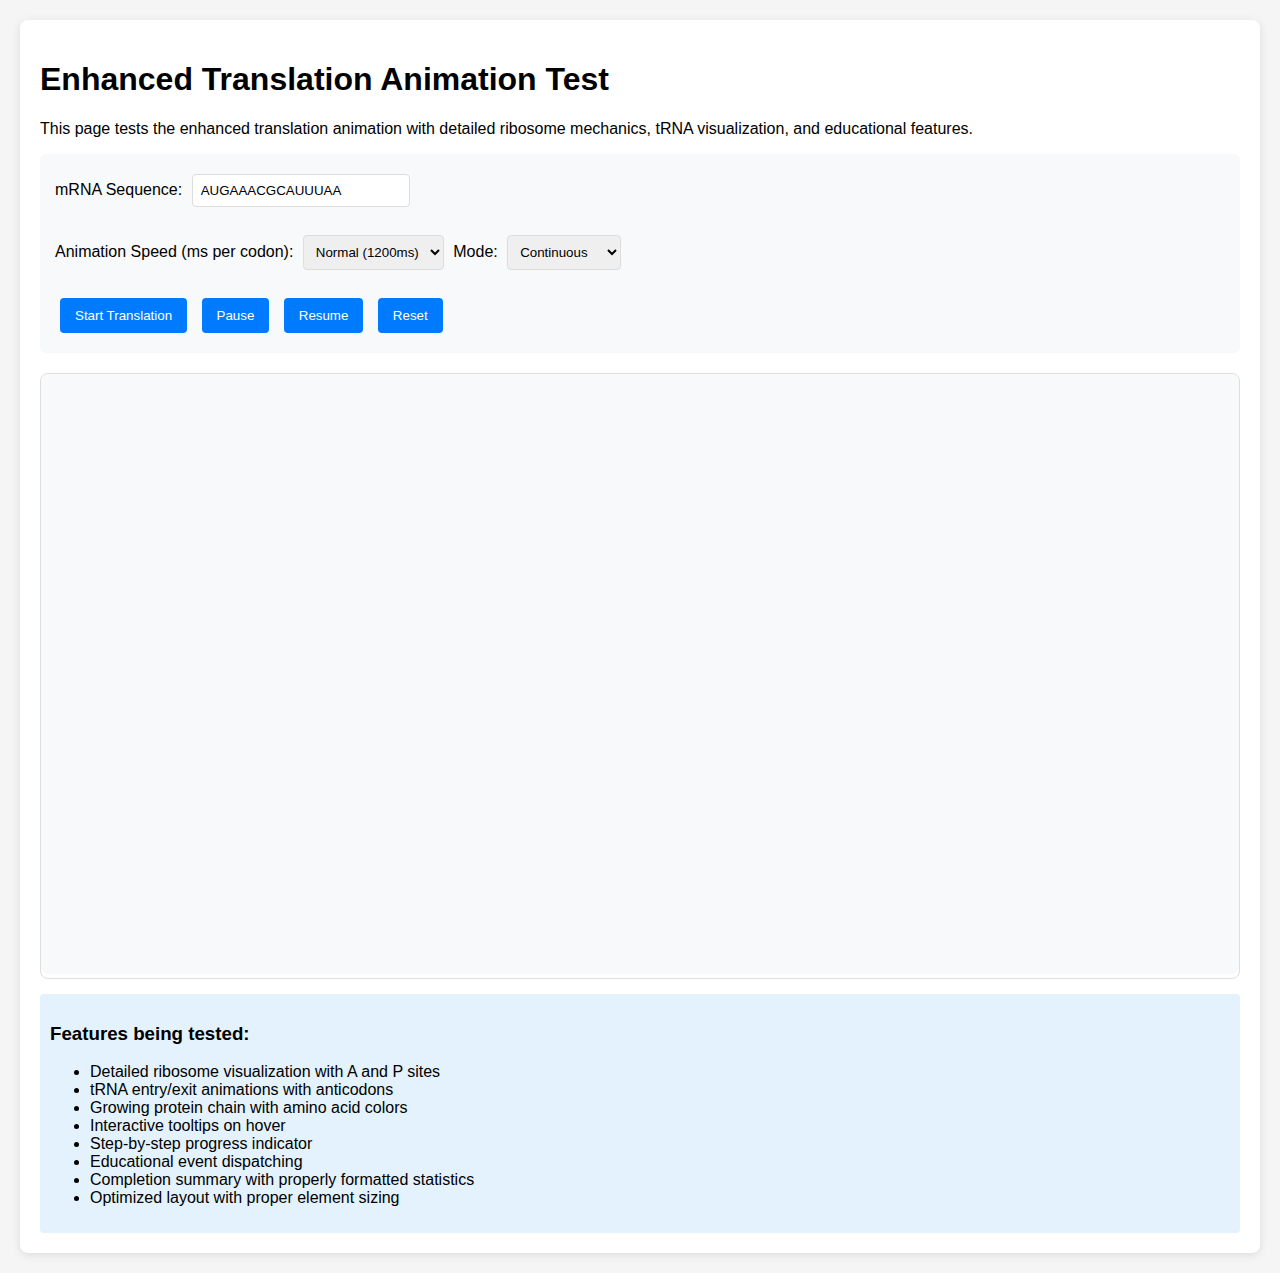
<file: src/test_translation.html>
<!DOCTYPE html>
<html lang="en">
<head>
    <meta charset="UTF-8">
    <meta name="viewport" content="width=device-width, initial-scale=1.0">
    <title>Translation Animation Test</title>
    <style>
        body {
            font-family: Arial, sans-serif;
            margin: 20px;
            background-color: #f5f5f5;
        }
        .container {
            max-width: 1200px;
            margin: 0 auto;
            background: white;
            padding: 20px;
            border-radius: 8px;
            box-shadow: 0 2px 10px rgba(0,0,0,0.1);
        }
        .controls {
            margin-bottom: 20px;
            padding: 15px;
            background: #f8f9fa;
            border-radius: 6px;
        }
        .controls button {
            margin: 5px;
            padding: 10px 15px;
            border: none;
            border-radius: 4px;
            background: #007bff;
            color: white;
            cursor: pointer;
        }
        .controls button:hover {
            background: #0056b3;
        }
        .controls input, .controls select {
            margin: 5px;
            padding: 8px;
            border: 1px solid #ddd;
            border-radius: 4px;
        }
        #translation-canvas {
            border: 1px solid #ddd;
            border-radius: 8px;
            margin-top: 20px;
        }
        .info {
            margin-top: 15px;
            padding: 10px;
            background: #e3f2fd;
            border-radius: 4px;
        }
    </style>
</head>
<body>
    <div class="container">
        <h1>Enhanced Translation Animation Test</h1>
        <p>This page tests the enhanced translation animation with detailed ribosome mechanics, tRNA visualization, and educational features.</p>
        
        <div class="controls">
            <label>mRNA Sequence:</label>
            <input type="text" id="mrna-input" value="AUGAAACGCAUUUAA" style="width: 200px;">
            <br><br>
            
            <label>Animation Speed (ms per codon):</label>
            <select id="speed-select">
                <option value="500">Fast (500ms)</option>
                <option value="1200" selected>Normal (1200ms)</option>
                <option value="2000">Slow (2000ms)</option>
            </select>
            
            <label>Mode:</label>
            <select id="mode-select">
                <option value="continuous">Continuous</option>
                <option value="step">Step-by-step</option>
            </select>
            <br><br>
            
            <button id="start-btn">Start Translation</button>
            <button id="pause-btn">Pause</button>
            <button id="resume-btn">Resume</button>
            <button id="reset-btn">Reset</button>
        </div>
        
        <div id="translation-canvas"></div>
        
        <div class="info">
            <h3>Features being tested:</h3>
            <ul>
                <li>Detailed ribosome visualization with A and P sites</li>
                <li>tRNA entry/exit animations with anticodons</li>
                <li>Growing protein chain with amino acid colors</li>
                <li>Interactive tooltips on hover</li>
                <li>Step-by-step progress indicator</li>
                <li>Educational event dispatching</li>
                <li>Completion summary with properly formatted statistics</li>
                <li>Optimized layout with proper element sizing</li>
            </ul>
        </div>
    </div>

    <!-- Include required scripts -->
    <script src="../public/js/translation.js"></script>

    <script>
        // Load genetic data
        let geneticData = {};
        let educationalData = {};
        let translationEngine;

        async function loadData() {
            try {
                // Load codon table
                const codonResponse = await fetch('../data/codon_table.json');
                geneticData = await codonResponse.json();
                
                // Load educational content
                const educationalResponse = await fetch('../data/educational_content.json');
                educationalData = await educationalResponse.json();
                
                console.log('Data loaded:', { geneticData, educationalData });
            } catch (error) {
                console.error('Error loading data:', error);
                // Fallback data
                geneticData = {
                    codon_table: {
                        "AUG": "Methionine",
                        "AAA": "Lysine", 
                        "CGC": "Arginine",
                        "AUU": "Isoleucine",
                        "UAA": "Stop",
                        "UUU": "Phenylalanine"
                    },
                    amino_acid_properties: {
                        "Methionine": { type: "nonpolar", property: "Start codon" },
                        "Lysine": { type: "basic", property: "Positively charged" },
                        "Arginine": { type: "basic", property: "Positively charged" },
                        "Isoleucine": { type: "nonpolar", property: "Branched chain" },
                        "Phenylalanine": { type: "aromatic", property: "Large ring structure" }
                    }
                };
            }
        }

        async function initialize() {
            await loadData();
            
            // Initialize translation engine
            translationEngine = new TranslationEngine('translation-canvas');
            await translationEngine.initialize(
                geneticData.codon_table || geneticData,
                geneticData.amino_acid_properties || {}
            );

            // Set up educational callback
            translationEngine.setEducationalCallback((eventType, data) => {
                console.log('Educational Event:', eventType, data);
                showEducationalFeedback(eventType, data);
            });

            // Set up event listeners
            document.getElementById('start-btn').addEventListener('click', startTranslation);
            document.getElementById('pause-btn').addEventListener('click', () => translationEngine.pause());
            document.getElementById('resume-btn').addEventListener('click', () => translationEngine.resume());
            document.getElementById('reset-btn').addEventListener('click', () => translationEngine.reset());

            document.getElementById('speed-select').addEventListener('change', (e) => {
                translationEngine.setSpeed(parseInt(e.target.value));
            });

            console.log('Translation animation test initialized!');
        }

        function startTranslation() {
            const mrnaSequence = document.getElementById('mrna-input').value.toUpperCase();
            const mode = document.getElementById('mode-select').value;
            const stepMode = mode === 'step';

            if (!mrnaSequence) {
                alert('Please enter an mRNA sequence');
                return;
            }

            console.log('Starting translation:', { mrnaSequence, stepMode });
            translationEngine.startTranslation(mrnaSequence, stepMode);
        }

        function showEducationalFeedback(eventType, data) {
            const feedbackDiv = document.createElement('div');
            feedbackDiv.style.cssText = `
                position: fixed;
                bottom: 20px;
                right: 20px;
                background: #28a745;
                color: white;
                padding: 12px;
                border-radius: 6px;
                max-width: 300px;
                z-index: 1002;
                animation: slideInRight 0.3s ease;
            `;
            
            let message = '';
            switch(eventType) {
                case 'translation:started':
                    message = `Translation started at position ${data.startPosition}`;
                    break;
                case 'codon:translated':
                    message = `Codon ${data.codon} → ${data.aminoAcid} (${data.proteinLength} AA total)`;
                    break;
                case 'stop:encountered':
                    message = `Stop codon ${data.stopCodon} - Final protein: ${data.proteinLength} amino acids`;
                    break;
                case 'translation:complete':
                    message = `Translation complete! Protein: ${data.sequence}`;
                    break;
                default:
                    message = `Event: ${eventType}`;
            }
            
            feedbackDiv.textContent = message;
            document.body.appendChild(feedbackDiv);

            setTimeout(() => {
                if (feedbackDiv.parentNode) {
                    feedbackDiv.parentNode.removeChild(feedbackDiv);
                }
            }, 4000);
        }


        // Add some CSS animations
        const testStyles = document.createElement('style');
        testStyles.textContent = `
            @keyframes slideInRight {
                from {
                    transform: translateX(100%);
                    opacity: 0;
                }
                to {
                    transform: translateX(0);
                    opacity: 1;
                }
            }
        `;
        document.head.appendChild(testStyles);

        // Initialize when page loads
        document.addEventListener('DOMContentLoaded', initialize);
    </script>
</body>
</html>
</file>
